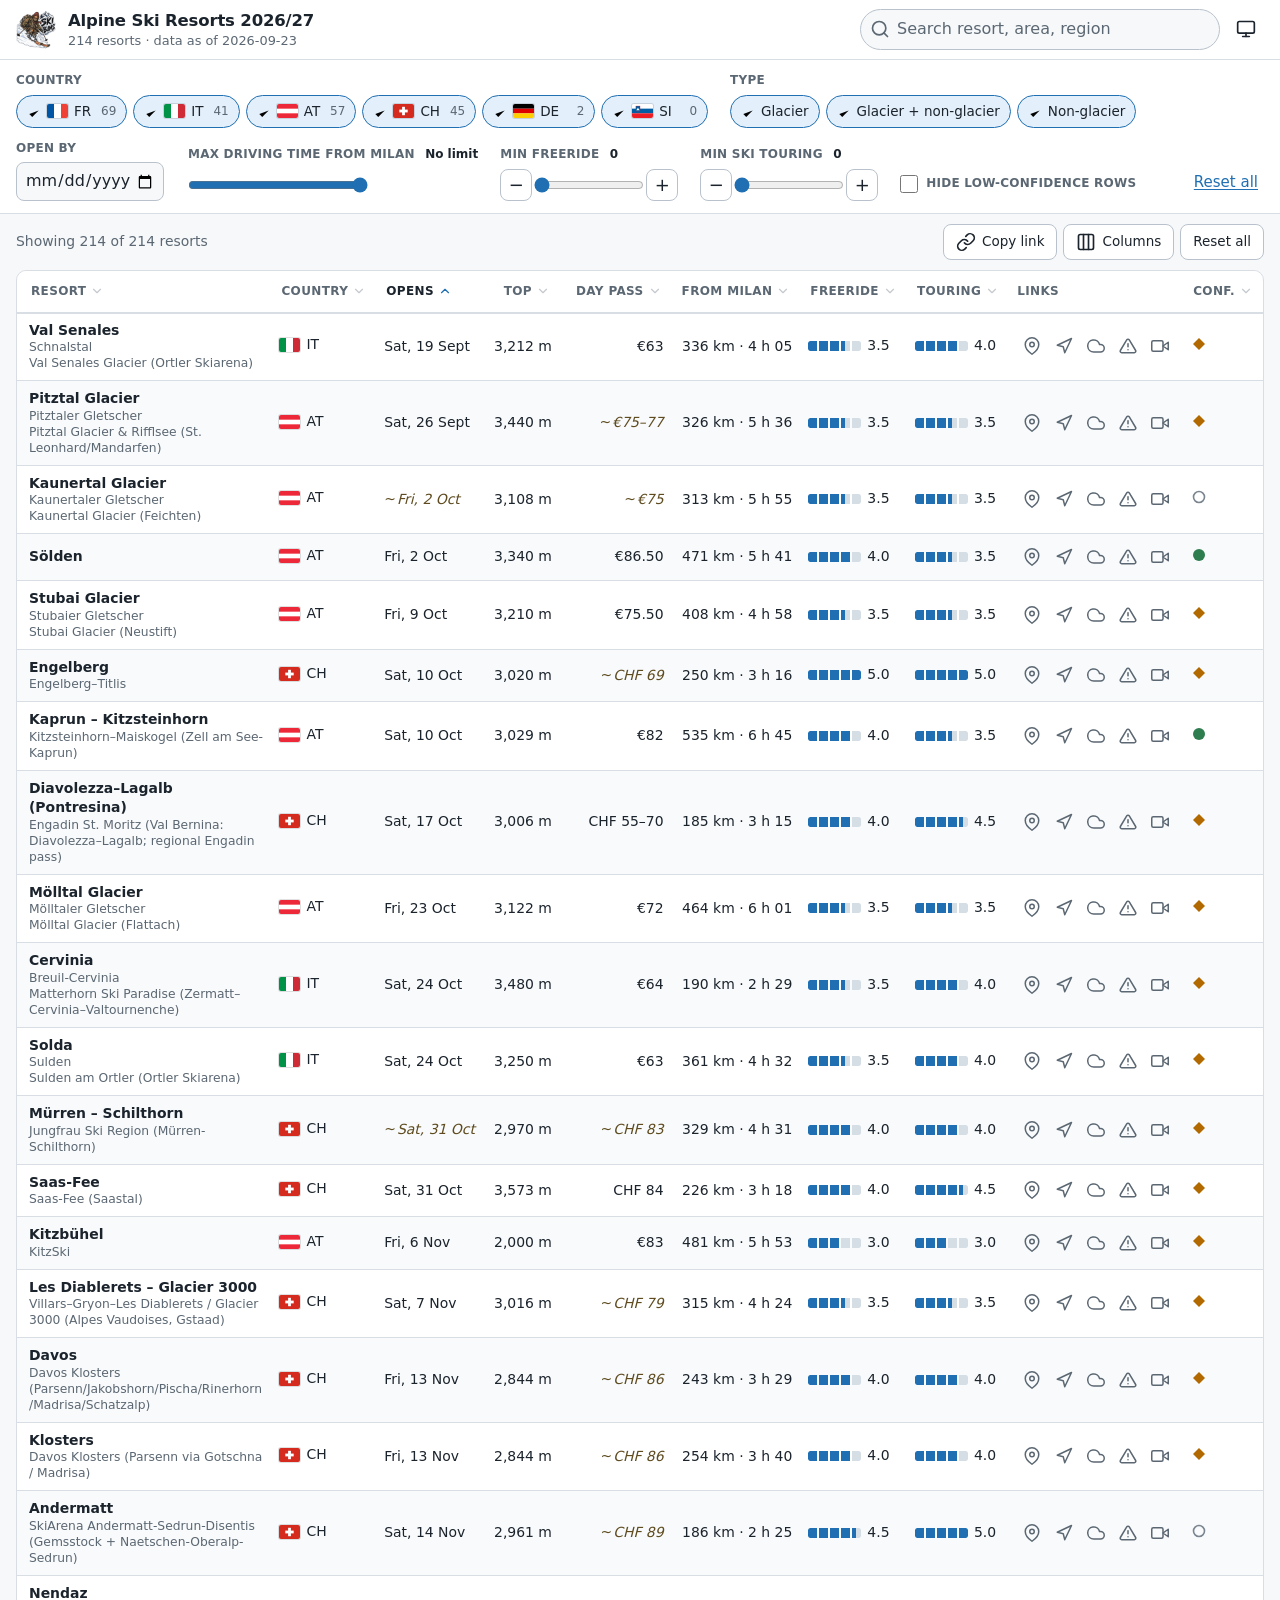
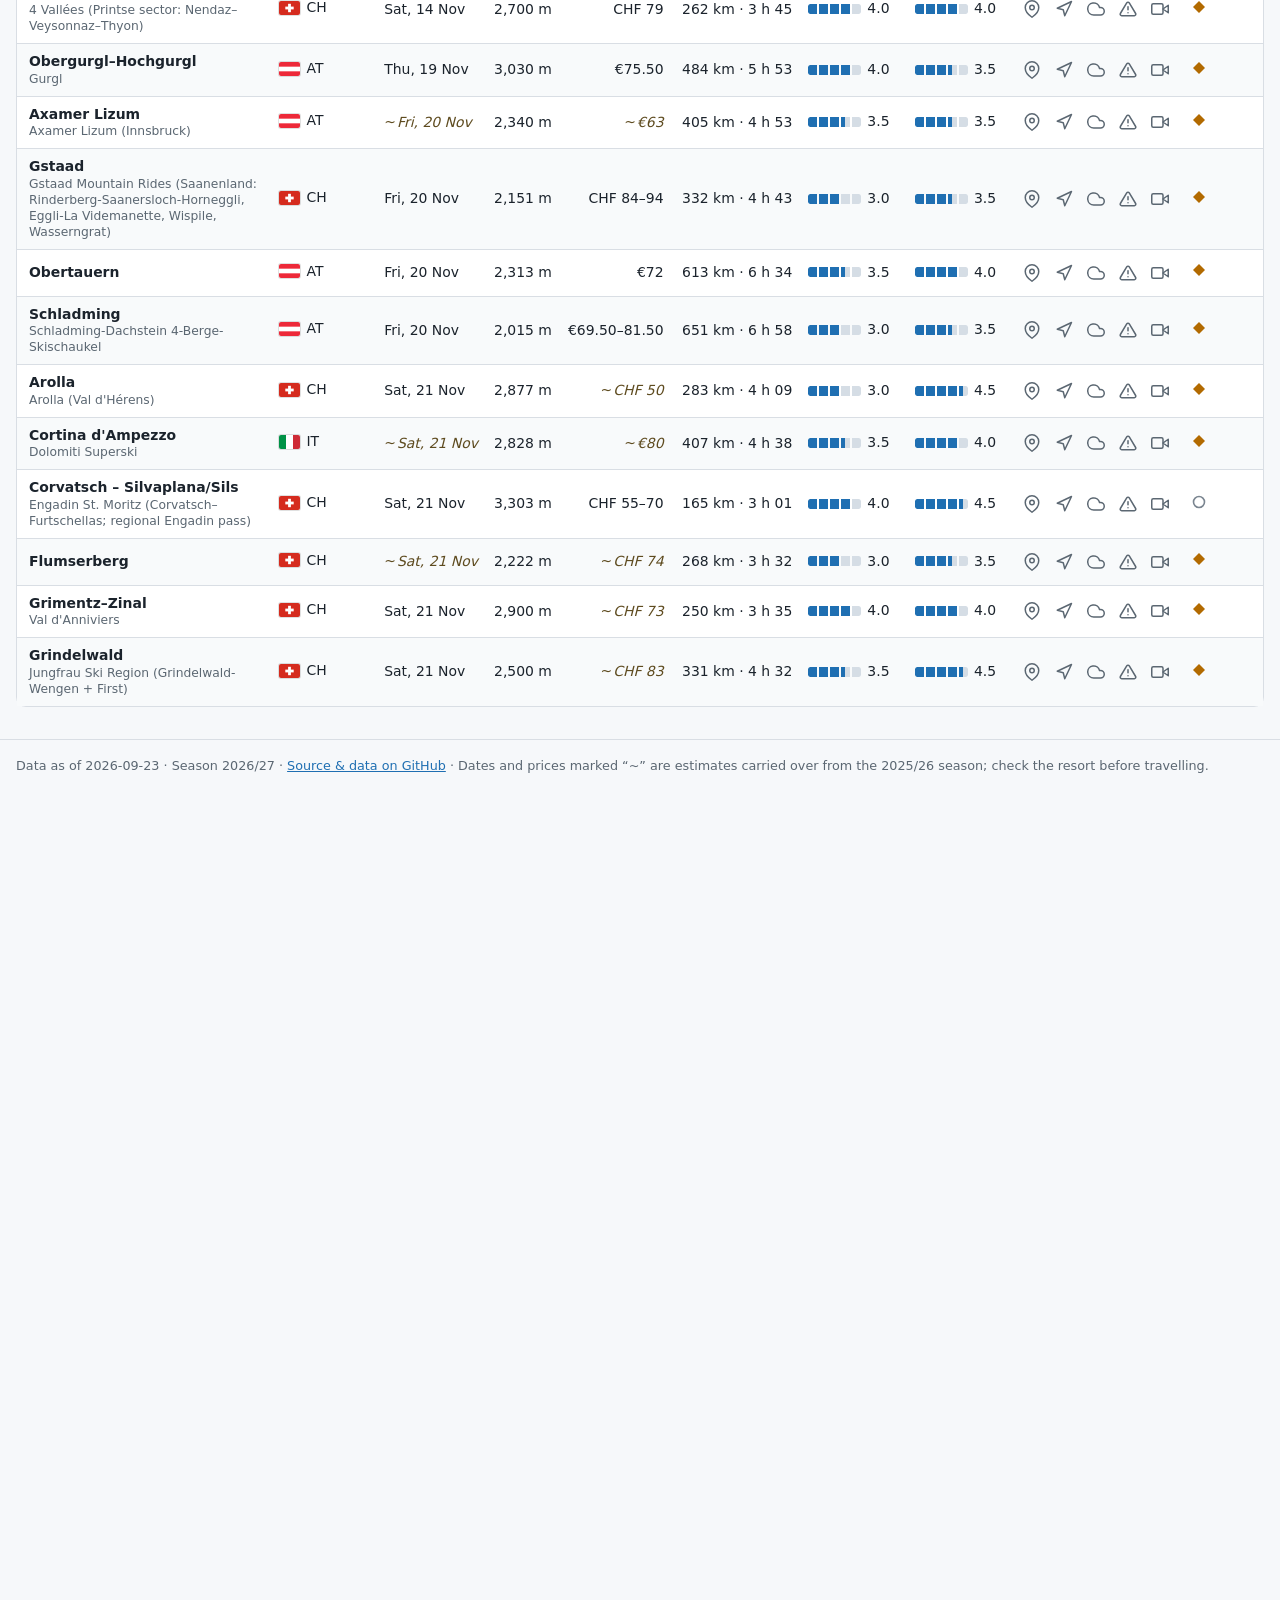
<file: index.html>
<!doctype html>
<html lang="en">
<head>
<meta charset="utf-8">
<meta name="viewport" content="width=device-width, initial-scale=1, viewport-fit=cover">
<title>Ski Bums · Alpine Ski Resorts 2026/27</title>
<meta name="description" content="Sortable, filterable guide to major Alpine ski resorts in France, Italy, Austria, Switzerland and Germany: opening dates, day-pass prices, driving time from Milan, freeride and ski-touring scores, weather, avalanche and webcam links.">
<meta name="color-scheme" content="light dark">
<meta name="theme-color" content="#f6f8fa" media="(prefers-color-scheme: light)">
<meta name="theme-color" content="#151a21" media="(prefers-color-scheme: dark)">
<link rel="manifest" href="manifest.webmanifest">
<link rel="icon" href="assets/favicon-32.png" sizes="32x32" type="image/png">
<link rel="icon" href="assets/favicon-48.png" sizes="48x48" type="image/png">
<link rel="apple-touch-icon" href="assets/apple-touch-icon.png">
<meta name="apple-mobile-web-app-title" content="Ski Bums">
<meta name="apple-mobile-web-app-capable" content="yes">
<meta name="mobile-web-app-capable" content="yes">
<meta name="apple-mobile-web-app-status-bar-style" content="default">
<link rel="preload" href="data/resorts.json" as="fetch" crossorigin>
<link rel="preload" href="data/meta.json" as="fetch" crossorigin>
<link rel="stylesheet" href="css/app.css">
<script>
  // Apply the saved theme before first paint to avoid a flash.
  try {
    var t = localStorage.getItem('theme');
    if (t === 'light' || t === 'dark') document.documentElement.setAttribute('data-theme', t);
  } catch (e) {}
</script>
</head>
<body>
<a class="skip-link" href="#main">Skip to results</a>

<svg class="sprite" aria-hidden="true" focusable="false" width="0" height="0" style="position:absolute">
  <defs>
    <!-- Flags (4:3) -->
    <symbol id="flag-FR" viewBox="0 0 3 2"><rect width="1" height="2" fill="#0055A4"/><rect x="1" width="1" height="2" fill="#fff"/><rect x="2" width="1" height="2" fill="#EF4135"/></symbol>
    <symbol id="flag-IT" viewBox="0 0 3 2"><rect width="1" height="2" fill="#009246"/><rect x="1" width="1" height="2" fill="#fff"/><rect x="2" width="1" height="2" fill="#CE2B37"/></symbol>
    <symbol id="flag-AT" viewBox="0 0 3 2"><rect width="3" height="2" fill="#fff"/><rect width="3" height=".667" fill="#ED2939"/><rect y="1.333" width="3" height=".667" fill="#ED2939"/></symbol>
    <symbol id="flag-CH" viewBox="0 0 3 2"><rect width="3" height="2" fill="#D52B1E"/><rect x="1.3" y=".4" width=".4" height="1.2" fill="#fff"/><rect x=".9" y=".8" width="1.2" height=".4" fill="#fff"/></symbol>
    <symbol id="flag-DE" viewBox="0 0 3 2"><rect width="3" height=".667" fill="#000"/><rect y=".667" width="3" height=".667" fill="#DD0000"/><rect y="1.333" width="3" height=".667" fill="#FFCE00"/></symbol>
    <symbol id="flag-SI" viewBox="0 0 3 2"><rect width="3" height=".667" fill="#fff"/><rect y=".667" width="3" height=".667" fill="#005DA4"/><rect y="1.333" width="3" height=".667" fill="#ED1C24"/><path d="M.55.3h.6v.55c0 .2-.3.35-.3.35S.55 1.05.55.85z" fill="#005DA4" stroke="#ED1C24" stroke-width=".04"/><path d="M.62.9l.23-.36.23.36z" fill="#fff"/></symbol>
    <!-- Icons: 24x24, stroke based -->
    <symbol id="i-map" viewBox="0 0 24 24"><path d="M21 10c0 7-9 13-9 13s-9-6-9-13a9 9 0 0 1 18 0z"/><circle cx="12" cy="10" r="3"/></symbol>
    <symbol id="i-dir" viewBox="0 0 24 24"><polygon points="3 11 22 2 13 21 11 13 3 11"/></symbol>
    <symbol id="i-weather" viewBox="0 0 24 24"><path d="M18 10h-1.26A8 8 0 1 0 9 20h9a5 5 0 0 0 0-10z"/></symbol>
    <symbol id="i-avalanche" viewBox="0 0 24 24"><path d="M10.29 3.86L1.82 18a2 2 0 0 0 1.71 3h16.94a2 2 0 0 0 1.71-3L13.71 3.86a2 2 0 0 0-3.42 0z"/><line x1="12" y1="9" x2="12" y2="13"/><line x1="12" y1="17" x2="12.01" y2="17"/></symbol>
    <symbol id="i-webcam" viewBox="0 0 24 24"><polygon points="23 7 16 12 23 17 23 7"/><rect x="1" y="5" width="15" height="14" rx="2" ry="2"/></symbol>
    <symbol id="i-search" viewBox="0 0 24 24"><circle cx="11" cy="11" r="8"/><line x1="21" y1="21" x2="16.65" y2="16.65"/></symbol>
    <symbol id="i-x" viewBox="0 0 24 24"><line x1="18" y1="6" x2="6" y2="18"/><line x1="6" y1="6" x2="18" y2="18"/></symbol>
    <symbol id="i-sun" viewBox="0 0 24 24"><circle cx="12" cy="12" r="5"/><line x1="12" y1="1" x2="12" y2="3"/><line x1="12" y1="21" x2="12" y2="23"/><line x1="4.22" y1="4.22" x2="5.64" y2="5.64"/><line x1="18.36" y1="18.36" x2="19.78" y2="19.78"/><line x1="1" y1="12" x2="3" y2="12"/><line x1="21" y1="12" x2="23" y2="12"/><line x1="4.22" y1="19.78" x2="5.64" y2="18.36"/><line x1="18.36" y1="5.64" x2="19.78" y2="4.22"/></symbol>
    <symbol id="i-moon" viewBox="0 0 24 24"><path d="M21 12.79A9 9 0 1 1 11.21 3 7 7 0 0 0 21 12.79z"/></symbol>
    <symbol id="i-monitor" viewBox="0 0 24 24"><rect x="2" y="3" width="20" height="14" rx="2" ry="2"/><line x1="8" y1="21" x2="16" y2="21"/><line x1="12" y1="17" x2="12" y2="21"/></symbol>
    <symbol id="i-sliders" viewBox="0 0 24 24"><line x1="4" y1="21" x2="4" y2="14"/><line x1="4" y1="10" x2="4" y2="3"/><line x1="12" y1="21" x2="12" y2="12"/><line x1="12" y1="8" x2="12" y2="3"/><line x1="20" y1="21" x2="20" y2="16"/><line x1="20" y1="12" x2="20" y2="3"/><line x1="1" y1="14" x2="7" y2="14"/><line x1="9" y1="8" x2="15" y2="8"/><line x1="17" y1="16" x2="23" y2="16"/></symbol>
    <symbol id="i-columns" viewBox="0 0 24 24"><rect x="3" y="3" width="18" height="18" rx="2"/><line x1="9" y1="3" x2="9" y2="21"/><line x1="15" y1="3" x2="15" y2="21"/></symbol>
    <symbol id="i-link" viewBox="0 0 24 24"><path d="M10 13a5 5 0 0 0 7.54.54l3-3a5 5 0 0 0-7.07-7.07l-1.72 1.71"/><path d="M14 11a5 5 0 0 0-7.54-.54l-3 3a5 5 0 0 0 7.07 7.07l1.71-1.71"/></symbol>
    <symbol id="i-snow" viewBox="0 0 24 24"><line x1="12" y1="2" x2="12" y2="22"/><line x1="3.3" y1="7" x2="20.7" y2="17"/><line x1="3.3" y1="17" x2="20.7" y2="7"/><path d="M9 4l3 2 3-2M9 20l3-2 3 2M4 9.5l3 1 1-3M20 9.5l-3 1-1-3M4 14.5l3-1 1 3M20 14.5l-3-1-1 3"/></symbol>
    <symbol id="i-up" viewBox="0 0 24 24"><polyline points="6 15 12 9 18 15"/></symbol>
    <symbol id="i-down" viewBox="0 0 24 24"><polyline points="6 9 12 15 18 9"/></symbol>
    <symbol id="i-check" viewBox="0 0 24 24"><polyline points="20 6 9 17 4 12"/></symbol>
    <symbol id="i-external" viewBox="0 0 24 24"><path d="M18 13v6a2 2 0 0 1-2 2H5a2 2 0 0 1-2-2V8a2 2 0 0 1 2-2h6"/><polyline points="15 3 21 3 21 9"/><line x1="10" y1="14" x2="21" y2="3"/></symbol>
  </defs>
</svg>

<header class="site-header" id="site-header">
  <a class="brand" href="./">
    <img class="logo" src="assets/logo.png" alt="Ski Bums logo" width="120" height="120" decoding="async">
    <span class="titles">
      <span class="title" id="title">Alpine Ski Resorts 2026/27</span>
      <span class="subtitle" id="subtitle">Loading resorts…</span>
    </span>
  </a>
  <div class="header-tools">
    <form class="search" id="search-form" role="search" autocomplete="off">
      <label class="sr-only" for="search">Search resort, ski area or region</label>
      <svg class="ic search-ic" aria-hidden="true"><use href="#i-search"/></svg>
      <input type="search" id="search" name="q" placeholder="Search resort, area, region" enterkeyhint="search" spellcheck="false">
      <button type="button" class="icon-btn clear" id="search-clear" aria-label="Clear search" hidden><svg class="ic" aria-hidden="true"><use href="#i-x"/></svg></button>
    </form>
    <button type="button" class="icon-btn only-mobile" id="search-toggle" aria-label="Search" aria-expanded="false" aria-controls="search-form"><svg class="ic" aria-hidden="true"><use href="#i-search"/></svg></button>
    <button type="button" class="icon-btn" id="theme-toggle" aria-label="Theme: follows system" title="Theme: follows system"><svg class="ic" aria-hidden="true"><use href="#i-monitor"/></svg></button>
  </div>
</header>

<div class="banner" id="sample-banner" role="note" hidden>
  <strong>Sample data.</strong> These rows are illustrative placeholders, not researched resort data.
</div>

<dialog class="filters-dialog" id="filters-dialog" aria-labelledby="filters-title">
  <form class="filters" id="filters" novalidate>
    <div class="filters-head">
      <h2 id="filters-title">Filters</h2>
      <button type="button" class="icon-btn" id="filters-close" aria-label="Close filters"><svg class="ic" aria-hidden="true"><use href="#i-x"/></svg></button>
    </div>

    <fieldset class="chipset" id="f-country">
      <legend>Country</legend>
      <div class="chips" id="country-chips">
        <label class="chip"><input type="checkbox" name="c" value="FR" checked><span class="tick"><svg class="tick" aria-hidden="true" focusable="false"><use href="#i-check"/></svg></span><svg class="flag" aria-hidden="true" focusable="false"><use href="#flag-FR"/></svg><span>FR</span><span class="sr-only">France</span><span class="cnt" data-c="FR" aria-hidden="true"></span></label>
        <label class="chip"><input type="checkbox" name="c" value="IT" checked><span class="tick"><svg class="tick" aria-hidden="true" focusable="false"><use href="#i-check"/></svg></span><svg class="flag" aria-hidden="true" focusable="false"><use href="#flag-IT"/></svg><span>IT</span><span class="sr-only">Italy</span><span class="cnt" data-c="IT" aria-hidden="true"></span></label>
        <label class="chip"><input type="checkbox" name="c" value="AT" checked><span class="tick"><svg class="tick" aria-hidden="true" focusable="false"><use href="#i-check"/></svg></span><svg class="flag" aria-hidden="true" focusable="false"><use href="#flag-AT"/></svg><span>AT</span><span class="sr-only">Austria</span><span class="cnt" data-c="AT" aria-hidden="true"></span></label>
        <label class="chip"><input type="checkbox" name="c" value="CH" checked><span class="tick"><svg class="tick" aria-hidden="true" focusable="false"><use href="#i-check"/></svg></span><svg class="flag" aria-hidden="true" focusable="false"><use href="#flag-CH"/></svg><span>CH</span><span class="sr-only">Switzerland</span><span class="cnt" data-c="CH" aria-hidden="true"></span></label>
        <label class="chip"><input type="checkbox" name="c" value="DE" checked><span class="tick"><svg class="tick" aria-hidden="true" focusable="false"><use href="#i-check"/></svg></span><svg class="flag" aria-hidden="true" focusable="false"><use href="#flag-DE"/></svg><span>DE</span><span class="sr-only">Germany</span><span class="cnt" data-c="DE" aria-hidden="true"></span></label>
        <label class="chip"><input type="checkbox" name="c" value="SI" checked><span class="tick"><svg class="tick" aria-hidden="true" focusable="false"><use href="#i-check"/></svg></span><svg class="flag" aria-hidden="true" focusable="false"><use href="#flag-SI"/></svg><span>SI</span><span class="sr-only">Slovenia</span><span class="cnt" data-c="SI" aria-hidden="true"></span></label>
      </div>
    </fieldset>

    <fieldset class="chipset" id="f-type">
      <legend>Type</legend>
      <div class="chips" id="type-chips">
        <label class="chip"><input type="checkbox" name="t" value="Glacier" checked><span class="tick"><svg class="tick" aria-hidden="true" focusable="false"><use href="#i-check"/></svg></span><span>Glacier</span></label>
        <label class="chip"><input type="checkbox" name="t" value="Glacier + non-glacier" checked><span class="tick"><svg class="tick" aria-hidden="true" focusable="false"><use href="#i-check"/></svg></span><span>Glacier + non-glacier</span></label>
        <label class="chip"><input type="checkbox" name="t" value="Non-glacier" checked><span class="tick"><svg class="tick" aria-hidden="true" focusable="false"><use href="#i-check"/></svg></span><span>Non-glacier</span></label>
      </div>
    </fieldset>

    <div class="field">
      <label for="f-openby">Open by</label>
      <div class="inline">
        <input type="date" id="f-openby" name="by" min="2026-09-01" max="2027-06-30">
        <button type="button" class="text-btn" id="openby-clear" hidden>Clear</button>
      </div>
      <p class="hint" id="openby-note" hidden>Resorts with a TBD date are hidden while this filter is active. Year-round glaciers are always shown.</p>
    </div>

    <div class="field">
      <label for="f-hours">Max driving time from Milan <output id="hours-out" for="f-hours">No limit</output></label>
      <input type="range" id="f-hours" name="h" min="1" max="8" step="0.25" value="8" aria-valuetext="No limit">
    </div>

    <div class="field-row">
      <div class="field">
        <label for="f-fr">Min freeride <output id="fr-out" for="f-fr">0</output></label>
        <div class="stepper">
          <button type="button" class="icon-btn" data-step="f-fr" data-delta="-0.5" aria-label="Decrease minimum freeride score">−</button>
          <input type="range" id="f-fr" name="fr" min="0" max="5" step="0.5" value="0">
          <button type="button" class="icon-btn" data-step="f-fr" data-delta="0.5" aria-label="Increase minimum freeride score">+</button>
        </div>
      </div>
      <div class="field">
        <label for="f-to">Min ski touring <output id="to-out" for="f-to">0</output></label>
        <div class="stepper">
          <button type="button" class="icon-btn" data-step="f-to" data-delta="-0.5" aria-label="Decrease minimum ski-touring score">−</button>
          <input type="range" id="f-to" name="to" min="0" max="5" step="0.5" value="0">
          <button type="button" class="icon-btn" data-step="f-to" data-delta="0.5" aria-label="Increase minimum ski-touring score">+</button>
        </div>
      </div>
    </div>

    <label class="check">
      <input type="checkbox" id="f-hidelow" name="hl">
      <span>Hide low-confidence rows</span>
    </label>

    <div class="filters-foot">
      <span class="count-copy" id="count-copy" role="status"></span>
      <button type="button" class="text-btn" id="reset">Reset all</button>
      <button type="button" class="primary-btn only-mobile" id="filters-done">Show results</button>
    </div>
  </form>
</dialog>

<div class="toolbar" id="toolbar">
  <button type="button" class="tool-btn only-mobile" id="filters-open" aria-haspopup="dialog" aria-controls="filters-dialog">
    <svg class="ic" aria-hidden="true"><use href="#i-sliders"/></svg> Filters <span class="badge-count" id="filter-badge" hidden><span id="filter-badge-n"></span><span class="sr-only"> active filters</span></span>
  </button>
  <label class="only-mobile sort-select">
    <span class="sr-only">Sort by</span>
    <select id="mobile-sort">
      <option value="opens:asc">Opens soonest</option>
      <option value="milan:asc">Closest to Milan</option>
      <option value="freeride:desc">Best freeride</option>
      <option value="touring:desc">Best touring</option>
      <option value="top:desc">Highest</option>
      <option value="resort:asc">Name A–Z</option>
    </select>
  </label>
  <p class="count" id="count" role="status" aria-live="polite">Loading…</p>
  <div class="tool-right">
    <button type="button" class="tool-btn" id="copy-link" title="Copy a link to this exact view"><svg class="ic" aria-hidden="true"><use href="#i-link"/></svg><span class="only-desktop"> Copy link</span></button>
    <details class="menu only-desktop" id="col-menu">
      <summary class="tool-btn"><svg class="ic" aria-hidden="true"><use href="#i-columns"/></svg> Columns</summary>
      <div class="menu-body" id="col-body"></div>
    </details>
    <button type="button" class="tool-btn only-desktop" id="reset-top">Reset all</button>
  </div>
</div>

<main id="main" tabindex="-1">
  <div id="results" class="results" aria-busy="true"></div>
  <p class="empty" id="empty" hidden>No resorts match these filters. <button type="button" class="text-btn" id="empty-reset">Reset all filters</button></p>
  <p class="error" id="load-error" hidden>The resort data could not be loaded. Check your connection and reload.</p>
</main>

<footer class="site-footer" id="footer">
  <span id="footer-data">Data as of …</span> ·
  <span id="footer-season">Season 2026/27</span> ·
  <a href="https://github.com/Gcarassai/ski_bums" id="repo-link" target="_blank" rel="noopener noreferrer">Source &amp; data on GitHub</a> ·
  <span>Dates and prices marked “~” are estimates carried over from the 2025/26 season; check the resort before travelling.</span>
</footer>

<dialog class="detail" id="detail" aria-labelledby="detail-title">
  <div class="detail-inner" id="detail-inner"></div>
</dialog>

<div class="toast" id="toast" role="status" aria-live="polite"></div>

<script src="js/app.js" defer></script>
</body>
</html>
</file>
<file: css/app.css>
/* Alpine Ski Resorts 2026/27 — styles. No dependencies, system font stack. */

:root {
  --font: system-ui, -apple-system, "Segoe UI", Roboto, "Helvetica Neue", Arial, "Noto Sans", sans-serif;
  --bg: #f6f8fa;
  --surface: #ffffff;
  --surface-2: #eef2f6;
  --text: #1b232c;
  --muted: #5b6772;
  --border: #d9dee4;
  --border-strong: #b9c2cc;
  --accent: #1f6fb2;
  --accent-strong: #185a91;
  --accent-soft: #e3effa;
  --track: #d5dde5;
  --glacier-bg: #dceefb; --glacier-fg: #0f4c81;
  --mixed-bg: #e0f1f3;   --mixed-fg: #0b5560;
  --nong-bg: #edf0f3;    --nong-fg: #3a4753;
  --ok: #2e7d4f;
  --warn: #b26a00;
  --low: #7a8590;
  --est: #5e4b1f;
  --danger: #b3261e;
  --shadow: 0 10px 30px rgba(20, 30, 40, .18);
  --radius: 10px;
  --header-h: 60px;
  --fs: 15px;
  color-scheme: light;
}
@media (prefers-color-scheme: dark) {
  :root:not([data-theme="light"]) {
    --bg: #12171d; --surface: #1a2129; --surface-2: #222b35; --text: #e6ebf0; --muted: #a2adb8;
    --border: #2c3743; --border-strong: #46535f; --accent: #6db3f2; --accent-strong: #8ec5f7; --accent-soft: #1d3549;
    --track: #33404c;
    --glacier-bg: #173a55; --glacier-fg: #b4dcf8; --mixed-bg: #14393e; --mixed-fg: #a6e3e7; --nong-bg: #28323c; --nong-fg: #ccd5de;
    --ok: #5ccb8a; --warn: #e2a33d; --low: #8a95a0; --est: #d8c28e; --danger: #f28b82;
    --shadow: 0 10px 30px rgba(0, 0, 0, .5);
    color-scheme: dark;
  }
}
:root[data-theme="dark"] {
  --bg: #12171d; --surface: #1a2129; --surface-2: #222b35; --text: #e6ebf0; --muted: #a2adb8;
  --border: #2c3743; --border-strong: #46535f; --accent: #6db3f2; --accent-strong: #8ec5f7; --accent-soft: #1d3549;
  --track: #33404c;
  --glacier-bg: #173a55; --glacier-fg: #b4dcf8; --mixed-bg: #14393e; --mixed-fg: #a6e3e7; --nong-bg: #28323c; --nong-fg: #ccd5de;
  --ok: #5ccb8a; --warn: #e2a33d; --low: #8a95a0; --est: #d8c28e; --danger: #f28b82;
  --shadow: 0 10px 30px rgba(0, 0, 0, .5);
  color-scheme: dark;
}

* { box-sizing: border-box; }
html { font-size: var(--fs); -webkit-text-size-adjust: 100%; }
body {
  margin: 0; font-family: var(--font); color: var(--text); background: var(--bg);
  line-height: 1.4; min-height: 100dvh;
}
img, svg { display: inline-block; vertical-align: middle; }
button, input, select { font: inherit; color: inherit; }
button { cursor: pointer; }
a { color: var(--accent); }
h1, h2, h3 { margin: 0; line-height: 1.2; }
p { margin: 0; }
:focus-visible { outline: 2px solid var(--accent); outline-offset: 2px; }
.sr-only { position: absolute !important; width: 1px; height: 1px; padding: 0; margin: -1px; overflow: hidden; clip: rect(0, 0, 0, 0); white-space: nowrap; border: 0; }
.muted { color: var(--muted); }
.nowrap { white-space: nowrap; }
.ic { width: 20px; height: 20px; fill: none; stroke: currentColor; stroke-width: 2; stroke-linecap: round; stroke-linejoin: round; flex: none; }
.flag { width: 21px; height: 14px; border-radius: 2px; box-shadow: 0 0 0 1px rgba(0,0,0,.12); flex: none; }
[hidden] { display: none !important; }

.skip-link { position: absolute; left: 8px; top: -60px; background: var(--accent); color: #fff; padding: 8px 12px; border-radius: 6px; z-index: 100; }
.skip-link:focus { top: 8px; }

/* ---- Header ---- */
.site-header {
  position: sticky; top: 0; z-index: 30; display: flex; align-items: center; gap: 16px;
  padding: 8px 16px; background: var(--surface); border-bottom: 1px solid var(--border);
  min-height: var(--header-h);
}
.brand { display: flex; align-items: center; gap: 12px; color: inherit; text-decoration: none; min-width: 0; }
.logo { height: 40px; width: auto; }
.titles { display: flex; flex-direction: column; min-width: 0; }
.title { font-weight: 700; font-size: 1.1rem; letter-spacing: -.01em; white-space: nowrap; overflow: hidden; text-overflow: ellipsis; }
.subtitle { color: var(--muted); font-size: .86rem; white-space: nowrap; overflow: hidden; text-overflow: ellipsis; }
.header-tools { margin-left: auto; display: flex; align-items: center; gap: 8px; min-width: 0; }
.search { position: relative; display: flex; align-items: center; }
.search input {
  width: min(360px, 40vw); padding: 8px 36px 8px 36px; border: 1px solid var(--border-strong); border-radius: 999px;
  background: var(--bg); color: var(--text); font-size: 16px;
}
.search input:focus { border-color: var(--accent); outline: none; box-shadow: 0 0 0 3px var(--accent-soft); }
.search input::-webkit-search-cancel-button { -webkit-appearance: none; appearance: none; }
.search .search-ic { position: absolute; left: 10px; color: var(--muted); pointer-events: none; }
.search .clear { position: absolute; right: 4px; }
.icon-btn {
  display: inline-flex; align-items: center; justify-content: center; width: 36px; height: 36px;
  border: 1px solid transparent; border-radius: 8px; background: transparent; color: var(--text);
}
.icon-btn:hover { background: var(--surface-2); }
.text-btn { background: none; border: 0; color: var(--accent); padding: 4px 6px; border-radius: 6px; text-decoration: underline; text-underline-offset: 2px; }
.text-btn:hover { background: var(--accent-soft); }
.primary-btn { background: var(--accent); color: #fff; border: 0; border-radius: 8px; padding: 10px 16px; font-weight: 600; }
/* The dark accent is light, so text on it must be dark in the dark theme. */
:root[data-theme="dark"] .primary-btn, :root[data-theme="dark"] .badge-count, :root[data-theme="dark"] .skip-link { color: #0d1b28; }
@media (prefers-color-scheme: dark) { :root:not([data-theme="light"]) .primary-btn, :root:not([data-theme="light"]) .badge-count, :root:not([data-theme="light"]) .skip-link { color: #0d1b28; } }
.search input::placeholder { color: var(--muted); opacity: 1; }
.only-mobile { display: none !important; }

/* ---- Banner ---- */
.banner { padding: 8px 16px; background: #fff4d6; color: #5a4200; border-bottom: 1px solid #f0d78a; font-size: .93rem; }
:root[data-theme="dark"] .banner { background: #3b2f10; color: #ffe2a3; border-color: #6a5320; }
@media (prefers-color-scheme: dark) { :root:not([data-theme="light"]) .banner { background: #3b2f10; color: #ffe2a3; border-color: #6a5320; } }

/* ---- Filters (desktop: inline bar; mobile: bottom sheet) ---- */
.filters-dialog { border: 0; padding: 0; margin: 0; background: transparent; color: inherit; max-width: none; max-height: none; }
/* On desktop the bar is laid out from the first paint (before JS calls show()), so nothing shifts. */
@media (min-width: 768px) { .filters-dialog, .filters-dialog[open] { position: static; display: block; width: 100%; } }
.filters {
  display: flex; flex-wrap: wrap; align-items: flex-end; gap: 12px 22px;
  padding: 12px 16px; background: var(--surface); border-bottom: 1px solid var(--border);
}
.filters-head { display: none; }
fieldset.chipset { border: 0; padding: 0; margin: 0; min-width: 0; }
legend, .field > label, .check > span { font-size: .8rem; color: var(--muted); font-weight: 600; letter-spacing: .02em; text-transform: uppercase; padding: 0; margin-bottom: 6px; display: block; }
.chips { display: flex; flex-wrap: wrap; gap: 6px; }
.chip { position: relative; display: inline-flex; align-items: center; gap: 6px; padding: 6px 10px; border: 1px solid var(--border-strong); border-radius: 999px; background: var(--surface); font-size: .9rem; user-select: none; transition: background .15s, border-color .15s; }
.chip input { position: absolute; inset: 0; opacity: 0; margin: 0; cursor: pointer; width: 100%; height: 100%; }
.chip:has(input:checked) { background: var(--accent-soft); border-color: var(--accent); color: var(--text); }
.chip:has(input:focus-visible) { outline: 2px solid var(--accent); outline-offset: 2px; }
.chip .tick { display: none; }
.chip:has(input:checked) .tick { display: inline-block; width: 14px; height: 14px; color: var(--accent); }
.chip .cnt { color: var(--muted); font-size: .8rem; font-variant-numeric: tabular-nums; display: inline-block; min-width: 1.6em; text-align: right; }
.field { display: flex; flex-direction: column; min-width: 150px; }
.field output { color: var(--text); text-transform: none; letter-spacing: 0; margin-left: 6px; font-variant-numeric: tabular-nums; }
.field .inline { display: flex; align-items: center; gap: 6px; }
.field-row { display: flex; gap: 22px; flex-wrap: wrap; }
.hint { font-size: .8rem; color: var(--muted); margin-top: 4px; max-width: 260px; }
input[type="date"] { padding: 6px 8px; border: 1px solid var(--border-strong); border-radius: 8px; background: var(--bg); color: var(--text); min-height: 36px; font-size: 16px; }
input[type="range"] { width: 180px; accent-color: var(--accent); margin: 8px 0; }
.stepper { display: flex; align-items: center; gap: 2px; }
.stepper input[type="range"] { width: 110px; }
.stepper .icon-btn { width: 32px; height: 32px; border-color: var(--border-strong); font-size: 1.2rem; line-height: 1; }
.check { display: flex; align-items: center; gap: 8px; padding-bottom: 8px; cursor: pointer; }
.check input { width: 18px; height: 18px; accent-color: var(--accent); margin: 0; }
.check > span { margin: 0; }
.filters-foot { display: flex; align-items: center; gap: 12px; margin-left: auto; padding-bottom: 4px; }
.count-copy { display: none; }

/* ---- Toolbar ---- */
.toolbar { display: flex; align-items: center; gap: 12px; padding: 10px 16px; flex-wrap: wrap; }
.count { color: var(--muted); font-size: .93rem; font-variant-numeric: tabular-nums; }
.tool-right { margin-left: auto; display: flex; align-items: center; gap: 6px; }
.tool-btn { display: inline-flex; align-items: center; gap: 6px; padding: 7px 12px; border: 1px solid var(--border-strong); border-radius: 8px; background: var(--surface); font-size: .9rem; min-height: 36px; }
.tool-btn:hover { background: var(--surface-2); }
.badge-count { display: inline-flex; align-items: center; justify-content: center; min-width: 20px; height: 20px; padding: 0 6px; border-radius: 999px; background: var(--accent); color: #fff; font-size: .78rem; font-weight: 700; }
.menu { position: relative; }
.menu summary { list-style: none; }
.menu summary::-webkit-details-marker { display: none; }
.menu-body { position: absolute; right: 0; top: calc(100% + 6px); z-index: 20; min-width: 200px; background: var(--surface); border: 1px solid var(--border); border-radius: 10px; box-shadow: var(--shadow); padding: 8px; display: grid; gap: 2px; }
.menu-body label { display: flex; align-items: center; gap: 8px; padding: 6px 8px; border-radius: 6px; font-size: .94rem; cursor: pointer; }
.menu-body label:hover { background: var(--surface-2); }
.menu-body input { accent-color: var(--accent); width: 16px; height: 16px; margin: 0; }
.sort-select select { padding: 8px 10px; border: 1px solid var(--border-strong); border-radius: 8px; background: var(--surface); color: var(--text); min-height: 40px; font-size: 16px; }

/* ---- Results / table ---- */
main { padding: 0 16px 32px; min-height: calc(100dvh - var(--header-h)); } /* keeps the footer below the fold until rows render */
.results { min-height: 200px; }
.empty, .error { padding: 32px 0; color: var(--muted); text-align: center; }
.error { color: var(--danger); }
table.grid { width: 100%; border-collapse: separate; border-spacing: 0; background: var(--surface); border: 1px solid var(--border); border-radius: var(--radius); font-size: .93rem; }
table.grid caption { text-align: left; }
table.grid th, table.grid td { padding: 8px 8px; text-align: left; vertical-align: middle; border-bottom: 1px solid var(--border); }
table.grid td:first-child, table.grid th:first-child { padding-left: 12px; }
table.grid th { position: sticky; top: var(--header-h); z-index: 5; background: var(--surface); color: var(--muted); font-size: .8rem; text-transform: uppercase; letter-spacing: .03em; font-weight: 600; white-space: nowrap; box-shadow: 0 1px 0 var(--border); }
table.grid th:first-child { border-top-left-radius: var(--radius); }
table.grid th:last-child { border-top-right-radius: var(--radius); }
table.grid tbody tr:last-child td { border-bottom: 0; }
table.grid tbody tr:nth-child(even) td { background: color-mix(in srgb, var(--surface-2) 40%, var(--surface)); }
table.grid tbody tr:hover td { background: var(--accent-soft); }
table.grid td.num, table.grid th.num { text-align: right; font-variant-numeric: tabular-nums; white-space: nowrap; }
table.grid .col-resort { max-width: 300px; }
table.grid .col-links { white-space: nowrap; min-width: 160px; }
table.grid .col-opens, table.grid .col-country, table.grid .col-type, table.grid .col-freeride, table.grid .col-touring { white-space: nowrap; }
.sort-btn { display: inline-flex; align-items: center; gap: 4px; background: none; border: 0; padding: 4px 2px; color: inherit; font: inherit; text-transform: inherit; letter-spacing: inherit; border-radius: 4px; }
.sort-btn:hover { color: var(--text); }
.sort-btn abbr { text-decoration: none; }
.sort-btn .ic { width: 14px; height: 14px; opacity: .35; }
th[aria-sort] .sort-btn { color: var(--text); }
th[aria-sort] .sort-btn .ic { opacity: 1; color: var(--accent); }
.name-link { color: var(--text); font-weight: 600; text-decoration: none; overflow-wrap: anywhere; }
.name-link:hover { color: var(--accent); text-decoration: underline; }
.sub { display: block; color: var(--muted); font-size: .82rem; line-height: 1.3; overflow-wrap: anywhere; }
.inline-flag { display: none; margin-right: 6px; width: 18px; height: 12px; vertical-align: -1px; }
.inline-flag-name { display: none; } /* spoken country name, only when the Country column is hidden */
.badge { display: inline-block; padding: 2px 8px; border-radius: 999px; font-size: .78rem; font-weight: 600; white-space: nowrap; }
.badge.glacier { background: var(--glacier-bg); color: var(--glacier-fg); }
.badge.mixed { background: var(--mixed-bg); color: var(--mixed-fg); }
.badge.nonglacier { background: var(--nong-bg); color: var(--nong-fg); }
.badge.conf-high { background: var(--glacier-bg); color: var(--glacier-fg); }
.badge.conf-medium { background: var(--nong-bg); color: var(--nong-fg); }
.badge.conf-low { background: var(--nong-bg); color: var(--nong-fg); border: 1px dashed var(--border-strong); }
.est { font-style: italic; color: var(--est); }
.est::before { content: "~"; font-style: normal; margin-right: 1px; }
.yr { display: inline-flex; align-items: center; gap: 4px; color: var(--glacier-fg); white-space: nowrap; }
.yr .ic { width: 15px; height: 15px; stroke-width: 1.8; }
.tbd { color: var(--muted); }
.dash { color: var(--muted); }
.country-cell { display: inline-flex; align-items: center; gap: 6px; white-space: nowrap; }
.score { display: inline-flex; align-items: center; gap: 6px; white-space: nowrap; font-variant-numeric: tabular-nums; }
/* Five segments drawn by one element: a hard-stop gradient for the fill, masked into segments. */
.bar {
  --seg: 9px; --gap: 2px;
  --fill: calc(var(--full, 0) * (var(--seg) + var(--gap)) + var(--frac, 0) * var(--seg));
  display: inline-block; width: calc(5 * var(--seg) + 4 * var(--gap)); height: 10px; border-radius: 2px;
  background: linear-gradient(to right, var(--accent) var(--fill), var(--track) var(--fill));
  -webkit-mask-image: repeating-linear-gradient(to right, #000 0 var(--seg), transparent var(--seg) calc(var(--seg) + var(--gap)));
  mask-image: repeating-linear-gradient(to right, #000 0 var(--seg), transparent var(--seg) calc(var(--seg) + var(--gap)));
}
.links { display: inline-flex; gap: 2px; white-space: nowrap; }
.lnk { display: inline-flex; align-items: center; justify-content: center; width: 30px; height: 30px; border-radius: 6px; color: var(--muted); text-decoration: none; }
.lnk:hover { background: var(--surface-2); color: var(--accent); }
.lnk .ic { width: 18px; height: 18px; }
.conf { display: inline-flex; align-items: center; justify-content: center; width: 16px; height: 16px; }
.conf svg { width: 14px; height: 14px; }
.conf-high { color: var(--ok); }
.conf-medium { color: var(--warn); }
.conf-low { color: var(--low); }
td.col-links { text-align: center; }
/* Column auto-hide tiers (each can be forced back on through the column chooser) */
@media (max-width: 1399.98px) { table.grid:not([data-force-pistes]) .col-pistes { display: none; } }
@media (max-width: 1299.98px) { table.grid:not([data-force-type]) .col-type { display: none; } }
@media (max-width: 1199.98px) {
  table.grid:not([data-force-confidence]) .col-confidence { display: none; }
}
@media (max-width: 1023.98px) {
  table.grid { font-size: .87rem; }
  table.grid th, table.grid td { padding: 7px 6px; }
  table.grid .col-resort { max-width: 220px; }
  table.grid .col-links { min-width: 88px; white-space: normal; }
  .links { flex-wrap: wrap; width: 84px; }
  .lnk { width: 26px; height: 26px; }
  .bar { --seg: 7px; }
}
@media (max-width: 899.98px) {
  table.grid:not([data-force-top]) .col-top { display: none; }
  table.grid:not([data-force-country]) .col-country { display: none; }
  table.grid:not([data-force-country]) .inline-flag { display: inline-block; }
  table.grid:not([data-force-country]) .inline-flag-name { display: inline; }
}
table.grid[data-hide-resort] .col-resort, table.grid[data-hide-country] .col-country, table.grid[data-hide-type] .col-type,
table.grid[data-hide-opens] .col-opens, table.grid[data-hide-top] .col-top, table.grid[data-hide-pistes] .col-pistes,
table.grid[data-hide-price] .col-price, table.grid[data-hide-milan] .col-milan, table.grid[data-hide-freeride] .col-freeride,
table.grid[data-hide-touring] .col-touring, table.grid[data-hide-links] .col-links, table.grid[data-hide-confidence] .col-confidence { display: none !important; }

/* ---- Cards (phones) ---- */
.cards { list-style: none; margin: 0; padding: 0; display: grid; gap: 10px; }
.card { background: var(--surface); border: 1px solid var(--border); border-radius: 12px; overflow: hidden; }
.card-main { display: block; padding: 12px 12px 8px; color: inherit; text-decoration: none; }
.card-main:focus-visible { outline-offset: -3px; border-radius: 12px 12px 0 0; } /* the card clips overflow, so draw the ring inside */
.card-main:active { background: var(--surface-2); }
.card .l1 { display: flex; align-items: center; gap: 8px; }
.card .l1 strong { flex: 1; min-width: 0; font-size: 1rem; overflow: hidden; text-overflow: ellipsis; white-space: nowrap; }
.card .l2 { margin-top: 4px; color: var(--muted); font-size: .93rem; display: flex; align-items: center; gap: 6px; flex-wrap: wrap; }
.card .l2 .est, .card .l2 .yr, .card .l2 time { color: var(--text); }
.card .l2 .est { color: var(--est); }
.card .l3 { margin-top: 8px; display: flex; gap: 16px; flex-wrap: wrap; font-size: .93rem; }
.card .l3 .score { gap: 8px; }
.card .l3 .lab { color: var(--muted); }
.card-links { display: flex; justify-content: space-around; border-top: 1px solid var(--border); background: color-mix(in srgb, var(--surface-2) 50%, var(--surface)); }
.card-links .lnk { width: 44px; height: 44px; min-width: 44px; flex: 1; border-radius: 0; color: var(--accent); }
.card-links .lnk .ic { width: 22px; height: 22px; }

/* ---- Detail dialog ---- */
.detail { border: 0; padding: 0; margin: 0; background: var(--surface); color: var(--text); box-shadow: var(--shadow); }
.detail::backdrop { background: rgba(10, 16, 22, .45); }
.detail[open] { position: fixed; top: 0; right: 0; bottom: 0; left: auto; height: 100dvh; max-height: 100dvh; width: min(520px, 100vw); max-width: 100vw; display: flex; flex-direction: column; }
.detail-inner { overflow: auto; overscroll-behavior: contain; padding: 16px 20px 24px; -webkit-overflow-scrolling: touch; }
.detail-head { display: flex; align-items: flex-start; gap: 12px; position: sticky; top: -16px; margin: -16px -20px 12px; padding: 16px 20px 12px; background: var(--surface); border-bottom: 1px solid var(--border); z-index: 2; }
.detail-head .flag { width: 27px; height: 18px; margin-top: 5px; }
.detail-head h2 { font-size: 1.3rem; }
.detail-head .meta { color: var(--muted); font-size: .9rem; margin-top: 2px; }
.detail-head .badges { display: flex; gap: 6px; flex-wrap: wrap; margin-top: 8px; }
.detail-head .close { margin-left: auto; flex: none; }
.facts { display: grid; grid-template-columns: 1fr 1fr; gap: 12px 16px; margin: 0 0 20px; }
.facts > div { background: var(--surface-2); border-radius: 8px; padding: 10px 12px; }
.facts .wide { grid-column: 1 / -1; }
.facts dt { font-size: .75rem; text-transform: uppercase; letter-spacing: .04em; color: var(--muted); font-weight: 600; }
.facts dd { margin: 4px 0 0; font-weight: 600; font-size: 1rem; }
.facts dd .status { display: block; font-weight: 400; font-size: .85rem; color: var(--muted); margin-top: 2px; }
.detail h3 { font-size: .8rem; text-transform: uppercase; letter-spacing: .04em; color: var(--muted); margin: 20px 0 8px; }
.bigscore { display: grid; grid-template-columns: 90px 1fr 36px; align-items: center; gap: 10px; margin-bottom: 8px; font-variant-numeric: tabular-nums; }
.bigscore .track { display: block; height: 10px; border-radius: 5px; background: var(--track); overflow: hidden; }
.bigscore .fill { display: block; height: 100%; background: var(--accent); border-radius: 5px; }
.bigscore .val { font-weight: 700; text-align: right; }
.notes { color: var(--text); font-size: .95rem; margin-top: 6px; }
.biglinks { display: grid; grid-template-columns: 1fr 1fr; gap: 8px; }
.biglink { display: flex; align-items: center; gap: 10px; padding: 12px; min-height: 48px; border: 1px solid var(--border-strong); border-radius: 10px; color: var(--text); text-decoration: none; font-weight: 600; background: var(--surface); }
.biglink:hover { border-color: var(--accent); color: var(--accent); background: var(--accent-soft); }
.biglink .ic { color: var(--accent); }
.biglink > span { min-width: 0; }
.biglink small { display: block; font-weight: 400; color: var(--muted); font-size: .8rem; overflow-wrap: anywhere; }
.comments { font-size: .95rem; line-height: 1.5; }
.sources { margin: 0; padding-left: 18px; font-size: .93rem; line-height: 1.6; }
.sources a { word-break: break-all; }
.detail-foot { margin-top: 24px; padding-top: 12px; border-top: 1px solid var(--border); color: var(--muted); font-size: .85rem; }

/* ---- Footer ---- */
.site-footer { padding: 16px; color: var(--muted); font-size: .85rem; border-top: 1px solid var(--border); line-height: 1.6; }

/* ---- Toast ---- */
.toast { position: fixed; left: 50%; bottom: 24px; transform: translate(-50%, 20px); background: var(--text); color: var(--bg); padding: 10px 16px; border-radius: 999px; opacity: 0; pointer-events: none; transition: opacity .2s, transform .2s; z-index: 60; font-size: .93rem; }
.toast.show { opacity: 1; transform: translate(-50%, 0); }

/* ---- Motion ---- */
@media (prefers-reduced-motion: no-preference) {
  .detail[open] { animation: slide-in .22s ease-out; }
  @keyframes slide-in { from { transform: translateX(24px); opacity: .4; } to { transform: none; opacity: 1; } }
}
@media (prefers-reduced-motion: reduce) {
  *, *::before, *::after { transition: none !important; animation: none !important; }
}

/* ---- Phones (< 768 px) ---- */
@media (max-width: 767.98px) {
  :root { --fs: 15px; --header-h: 56px; }
  .only-mobile { display: inline-flex !important; }
  .only-desktop { display: none !important; }
  .site-header { padding: 8px max(12px, env(safe-area-inset-right)) 8px max(12px, env(safe-area-inset-left)); gap: 10px; }
  .logo { height: 32px; }
  .title { font-size: 1rem; }
  .subtitle { font-size: .8rem; }
  .header-tools { gap: 4px; }
  .search { display: none; }
  .site-header.search-open .brand { display: none; }
  .site-header.search-open .search { display: flex; flex: 1; }
  .site-header.search-open .search input { width: 100%; }
  .site-header.search-open #search-toggle { display: none !important; }
  .site-header.search-open .header-tools { flex: 1; }

  /* Filters as a modal bottom sheet */
  .filters-dialog[open] { position: fixed; inset: auto 0 0 0; width: 100%; max-height: 92dvh; display: flex; flex-direction: column; background: var(--surface); border-radius: 16px 16px 0 0; box-shadow: var(--shadow); }
  .filters-dialog::backdrop { background: rgba(10, 16, 22, .45); }
  .filters { flex-direction: column; align-items: stretch; gap: 18px; padding: 8px max(16px, env(safe-area-inset-right)) 16px max(16px, env(safe-area-inset-left)); overflow: auto; overscroll-behavior: contain; border: 0; }
  .filters-head { display: flex; align-items: center; justify-content: space-between; position: sticky; top: -8px; background: var(--surface); padding: 12px 0 8px; margin-top: -8px; z-index: 1; border-bottom: 1px solid var(--border); }
  .filters-head h2 { font-size: 1.1rem; }
  .chip { padding: 9px 12px; font-size: .95rem; min-height: 40px; }
  .field { min-width: 0; }
  input[type="range"] { width: 100%; }
  .stepper input[type="range"] { flex: 1; width: auto; }
  .stepper .icon-btn { width: 44px; height: 44px; }
  .field-row { flex-direction: column; gap: 18px; }
  .hint { max-width: none; }
  .check { min-height: 44px; }
  .filters-foot { margin-left: 0; justify-content: space-between; position: sticky; bottom: 0; background: var(--surface); padding: 10px 0 max(0px, env(safe-area-inset-bottom)); border-top: 1px solid var(--border); }
  .count-copy { display: inline; color: var(--muted); font-size: .9rem; }
  .filters-foot .text-btn { min-height: 44px; }
  .primary-btn { min-height: 44px; }

  .toolbar { padding: 10px max(12px, env(safe-area-inset-right)) 10px max(12px, env(safe-area-inset-left)); gap: 8px; }
  .toolbar .count { flex-basis: 100%; order: 3; font-size: .9rem; margin: 0; }
  .tool-right { margin-left: auto; }
  .tool-btn { min-height: 40px; }
  #copy-link { width: 40px; padding: 0; justify-content: center; }
  main { padding: 0 max(12px, env(safe-area-inset-right)) 32px max(12px, env(safe-area-inset-left)); }

  .detail[open] { width: 100vw; left: 0; }
  .detail-inner { padding: 12px max(16px, env(safe-area-inset-right)) calc(24px + env(safe-area-inset-bottom)) max(16px, env(safe-area-inset-left)); }
  .detail-head { margin: -12px -16px 12px; padding: 12px 16px 10px; top: -12px; }
  .detail-head .close { width: 44px; height: 44px; }
  .facts { grid-template-columns: 1fr 1fr; }
  .biglinks { grid-template-columns: 1fr; }
  .biglink { min-height: 52px; }
  .toast { bottom: calc(16px + env(safe-area-inset-bottom)); max-width: 92vw; text-align: center; }

  /* Nothing smaller than 14 px on a phone */
  .badge, .badge-count, .hint, legend, .field > label, .check > span, .chip .cnt, .facts dt, .facts dd .status,
  .detail-foot, .biglink small, .subtitle, .count, .count-copy, .site-footer, .detail-head .meta, .sub, .detail h3,
  .toolbar .count, .card .l2, .card .l3, .chip, .tool-btn, .sort-select select, .sources, .toast, .banner { font-size: .94rem; }
}
@media (max-width: 380px) {
  .title { font-size: .95rem; }
  .facts { grid-template-columns: 1fr; }
}
</file>
